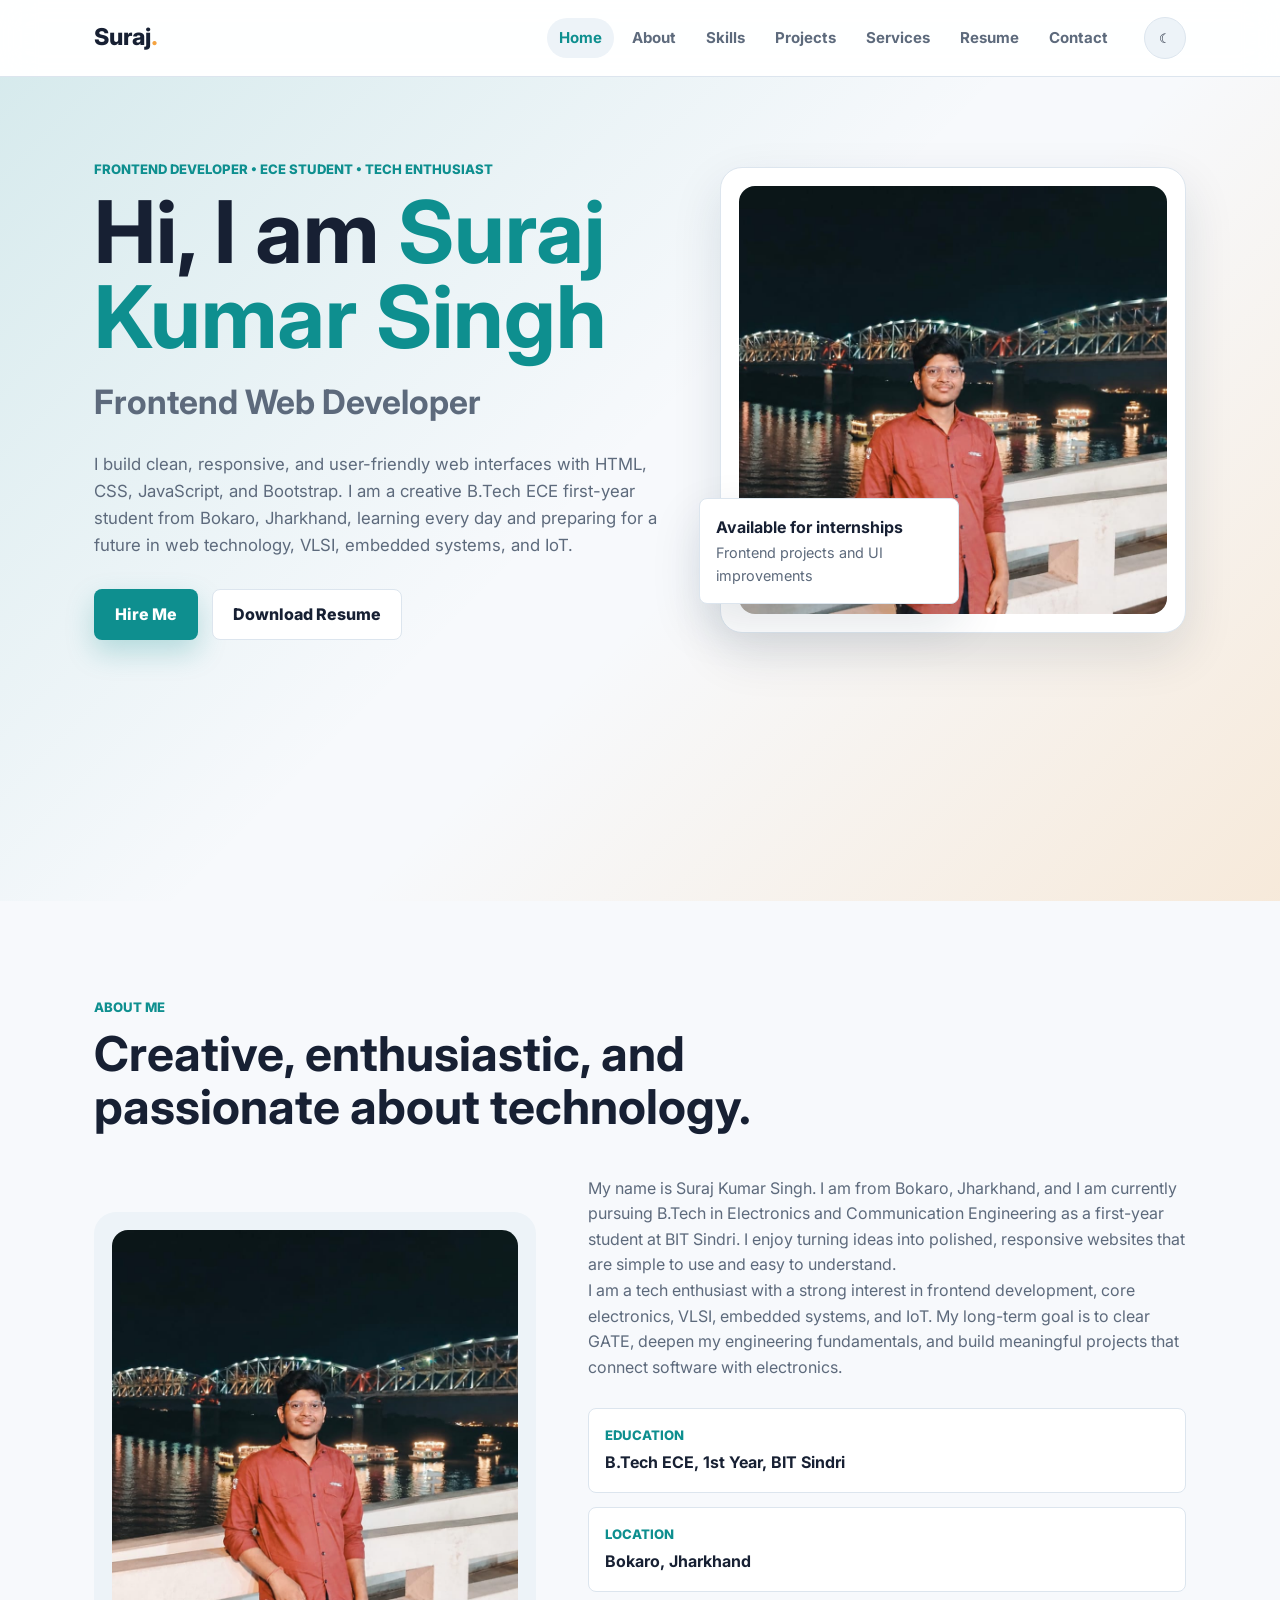
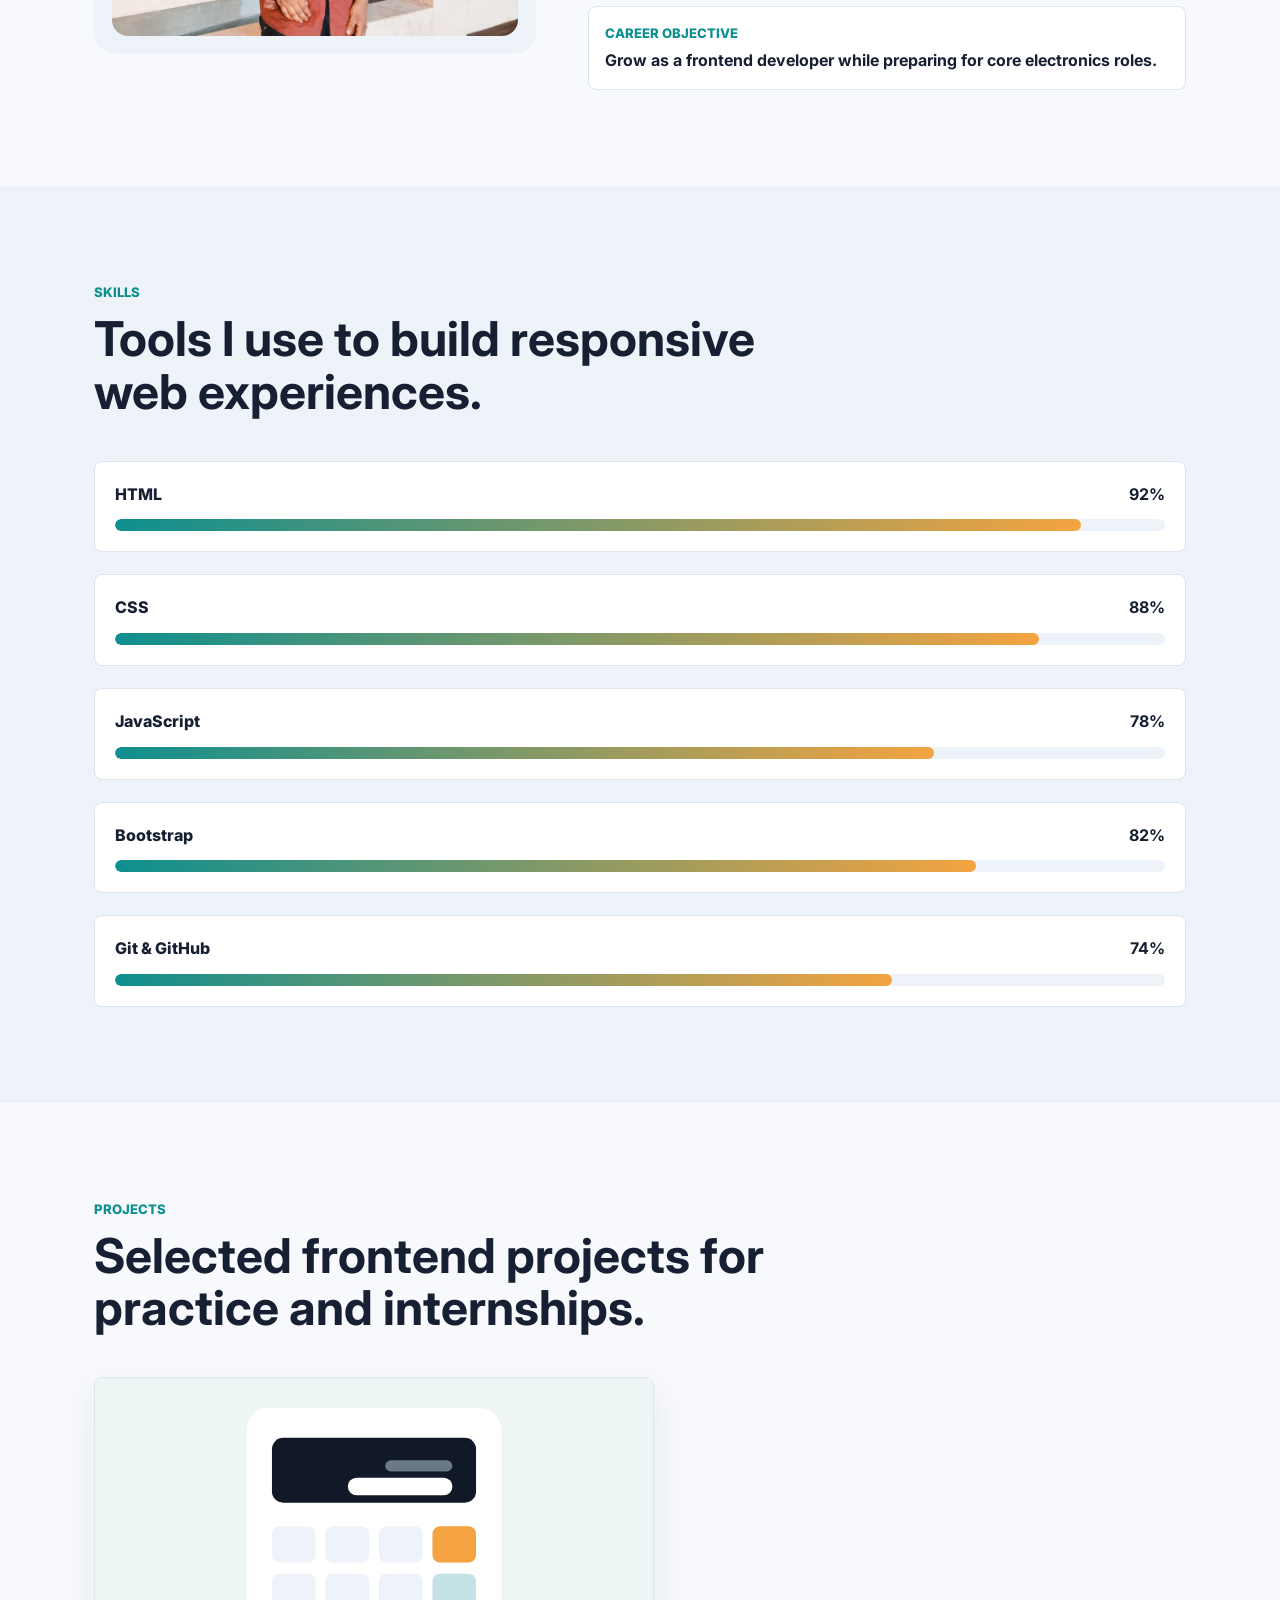
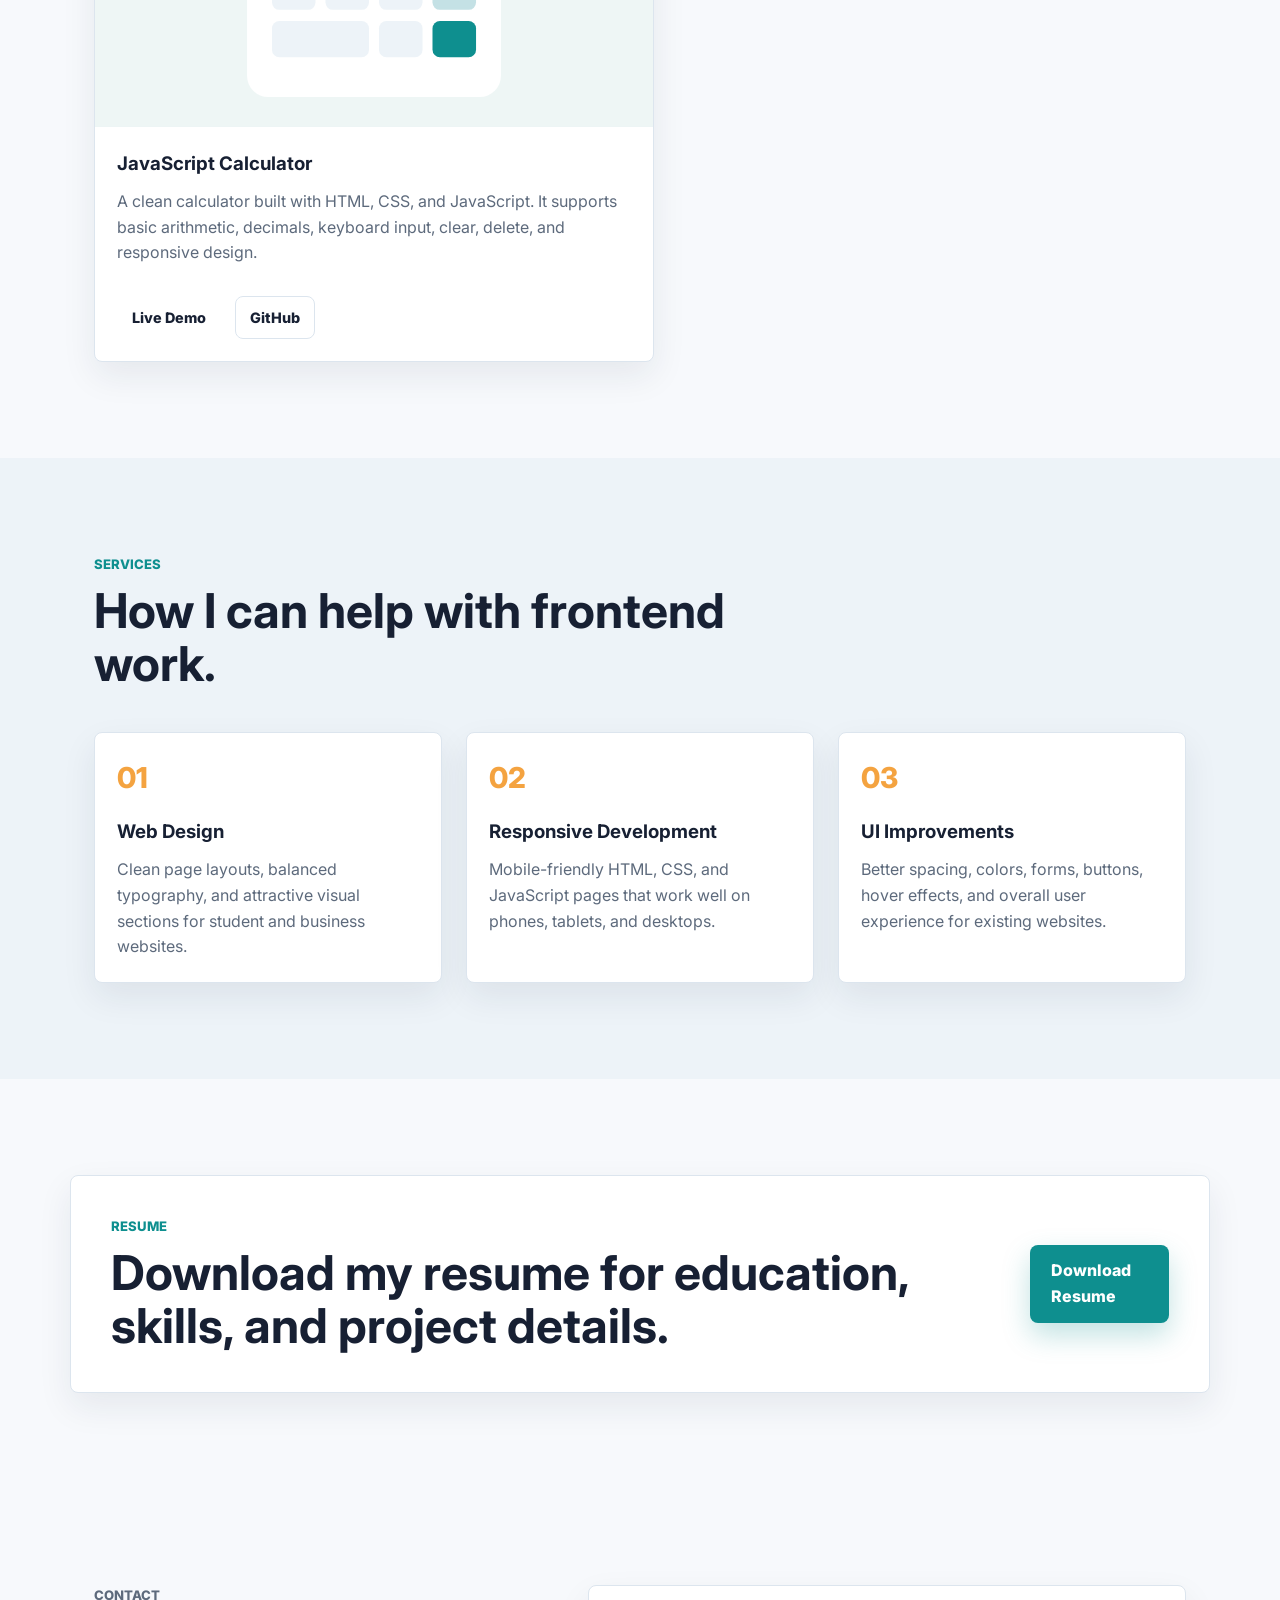
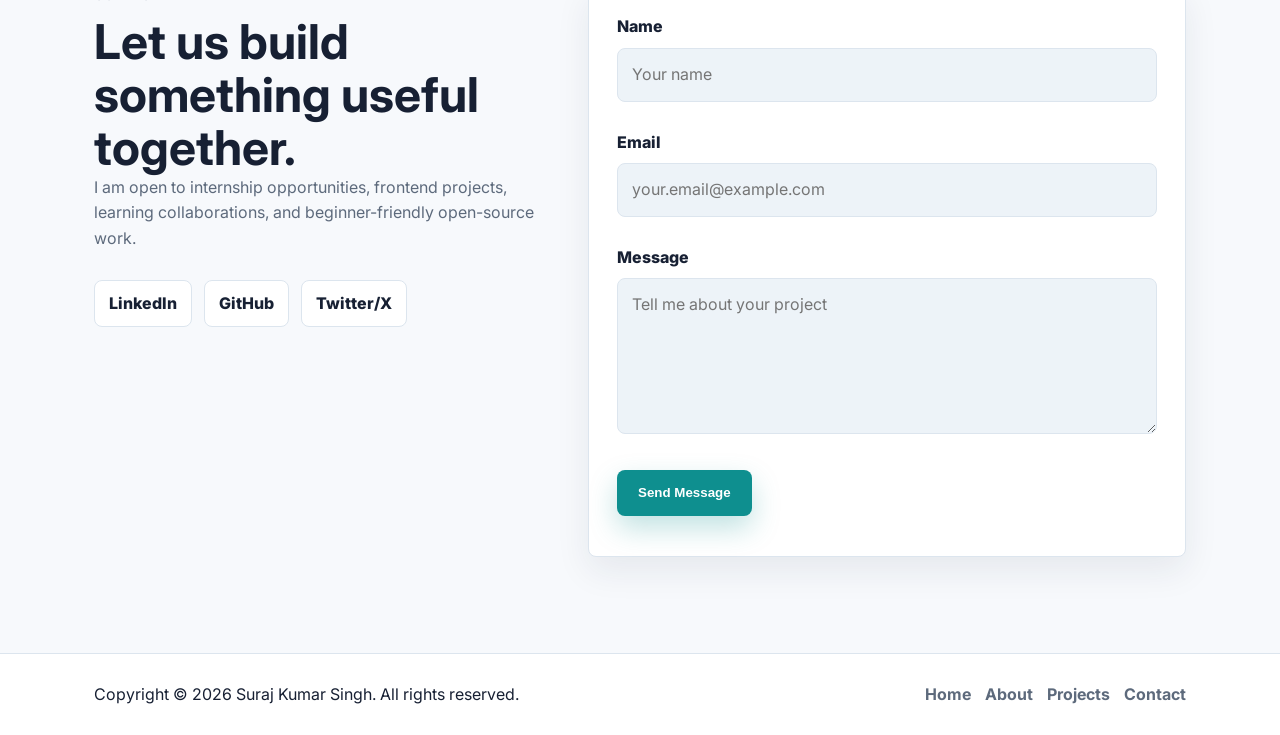
<file: index.html>
<!DOCTYPE html>
<html lang="en">
<head>
  <meta charset="UTF-8">
  <meta name="viewport" content="width=device-width, initial-scale=1.0">
  <title>Suraj Kumar Singh | Frontend Web Developer</title>
  <link rel="preconnect" href="https://fonts.googleapis.com">
  <link rel="preconnect" href="https://fonts.gstatic.com" crossorigin>
  <link href="https://fonts.googleapis.com/css2?family=Inter:wght@400;500;600;700;800&display=swap" rel="stylesheet">
  <link rel="stylesheet" href="css/style.css">
</head>
<body>
  <header class="site-header" id="top">
    <nav class="navbar container" aria-label="Primary navigation">
      <a class="logo" href="#home">Suraj<span>.</span></a>

      <button class="menu-toggle" id="menuToggle" aria-label="Open navigation menu" aria-expanded="false">
        <span></span>
        <span></span>
        <span></span>
      </button>

      <ul class="nav-links" id="navLinks">
        <li><a href="#home" class="nav-link active">Home</a></li>
        <li><a href="#about" class="nav-link">About</a></li>
        <li><a href="#skills" class="nav-link">Skills</a></li>
        <li><a href="#projects" class="nav-link">Projects</a></li>
        <li><a href="#services" class="nav-link">Services</a></li>
        <li><a href="#resume" class="nav-link">Resume</a></li>
        <li><a href="#contact" class="nav-link">Contact</a></li>
      </ul>

      <button class="theme-toggle" id="themeToggle" aria-label="Toggle dark and light mode">☾</button>
    </nav>
  </header>

  <main>
    <section class="hero section" id="home">
      <div class="container hero-grid">
        <div class="hero-content reveal">
          <p class="eyebrow">Frontend Developer • ECE Student • Tech Enthusiast</p>
          <h1>Hi, I am <span>Suraj Kumar Singh</span></h1>
          <h2>Frontend Web Developer</h2>
          <p class="hero-text">
            I build clean, responsive, and user-friendly web interfaces with HTML, CSS, JavaScript,
            and Bootstrap. I am a creative B.Tech ECE first-year student from Bokaro, Jharkhand,
            learning every day and preparing for a future in web technology, VLSI, embedded systems,
            and IoT.
          </p>
          <div class="hero-actions">
            <a class="btn primary-btn" href="#contact">Hire Me</a>
            <a class="btn secondary-btn" href="resume/resume.pdf" download>Download Resume</a>
          </div>
        </div>

        <div class="hero-card reveal">
          <img src="images/profile.jpg" alt="Portrait placeholder for Suraj Kumar Singh">
          <div class="status-card">
            <strong>Available for internships</strong>
            <span>Frontend projects and UI improvements</span>
          </div>
        </div>
      </div>
    </section>

    <section class="about section" id="about">
      <div class="container">
        <div class="section-heading reveal">
          <p class="eyebrow">About Me</p>
          <h2>Creative, enthusiastic, and passionate about technology.</h2>
        </div>

        <div class="about-grid">
          <div class="about-image reveal">
            <img src="images/profile.jpg" alt="Suraj Kumar Singh profile image">
          </div>

          <div class="about-content reveal">
            <p>
              My name is Suraj Kumar Singh. I am from Bokaro, Jharkhand, and I am currently pursuing
              B.Tech in Electronics and Communication Engineering as a first-year student at BIT Sindri.
              I enjoy turning ideas into polished, responsive websites that are simple to use and easy
              to understand.
            </p>
            <p>
              I am a tech enthusiast with a strong interest in frontend development, core electronics,
              VLSI, embedded systems, and IoT. My long-term goal is to clear GATE, deepen my engineering
              fundamentals, and build meaningful projects that connect software with electronics.
            </p>

            <div class="info-list">
              <div>
                <span>Education</span>
                <strong>B.Tech ECE, 1st Year, BIT Sindri</strong>
              </div>
              <div>
                <span>Location</span>
                <strong>Bokaro, Jharkhand</strong>
              </div>
              <div>
                <span>Career Objective</span>
                <strong>Grow as a frontend developer while preparing for core electronics roles.</strong>
              </div>
            </div>
          </div>
        </div>
      </div>
    </section>

    <section class="skills section" id="skills">
      <div class="container">
        <div class="section-heading reveal">
          <p class="eyebrow">Skills</p>
          <h2>Tools I use to build responsive web experiences.</h2>
        </div>

        <div class="skills-grid">
          <div class="skill reveal">
            <div class="skill-info"><span>HTML</span><strong>92%</strong></div>
            <div class="progress"><span data-width="92%"></span></div>
          </div>
          <div class="skill reveal">
            <div class="skill-info"><span>CSS</span><strong>88%</strong></div>
            <div class="progress"><span data-width="88%"></span></div>
          </div>
          <div class="skill reveal">
            <div class="skill-info"><span>JavaScript</span><strong>78%</strong></div>
            <div class="progress"><span data-width="78%"></span></div>
          </div>
          <div class="skill reveal">
            <div class="skill-info"><span>Bootstrap</span><strong>82%</strong></div>
            <div class="progress"><span data-width="82%"></span></div>
          </div>
          <div class="skill reveal">
            <div class="skill-info"><span>Git & GitHub</span><strong>74%</strong></div>
            <div class="progress"><span data-width="74%"></span></div>
          </div>
        </div>
      </div>
    </section>

    <section class="projects section" id="projects">
      <div class="container">
        <div class="section-heading reveal">
          <p class="eyebrow">Projects</p>
          <h2>Selected frontend projects for practice and internships.</h2>
        </div>

        <div class="project-grid single-project">
          <article class="project-card reveal">
            <img src="images/calculator-project.svg" alt="Calculator app project preview">
            <div class="project-body">
              <h3>JavaScript Calculator</h3>
              <p>
                A clean calculator built with HTML, CSS, and JavaScript. It supports basic arithmetic,
                decimals, keyboard input, clear, delete, and responsive design.
              </p>
              <div class="card-actions">
                <a class="btn small-btn" href="calculator.html">Live Demo</a>
                <a class="btn small-btn ghost-btn" href="https://github.com/" target="_blank" rel="noopener">GitHub</a>
              </div>
            </div>
          </article>
        </div>
      </div>
    </section>

    <section class="services section" id="services">
      <div class="container">
        <div class="section-heading reveal">
          <p class="eyebrow">Services</p>
          <h2>How I can help with frontend work.</h2>
        </div>

        <div class="service-grid">
          <article class="service-card reveal">
            <span>01</span>
            <h3>Web Design</h3>
            <p>Clean page layouts, balanced typography, and attractive visual sections for student and business websites.</p>
          </article>
          <article class="service-card reveal">
            <span>02</span>
            <h3>Responsive Development</h3>
            <p>Mobile-friendly HTML, CSS, and JavaScript pages that work well on phones, tablets, and desktops.</p>
          </article>
          <article class="service-card reveal">
            <span>03</span>
            <h3>UI Improvements</h3>
            <p>Better spacing, colors, forms, buttons, hover effects, and overall user experience for existing websites.</p>
          </article>
        </div>
      </div>
    </section>

    <section class="resume section" id="resume">
      <div class="container resume-box reveal">
        <div>
          <p class="eyebrow">Resume</p>
          <h2>Download my resume for education, skills, and project details.</h2>
        </div>
        <a class="btn primary-btn" href="resume/resume.pdf" download>Download Resume</a>
      </div>
    </section>

    <section class="contact section" id="contact">
      <div class="container contact-grid">
        <div class="contact-info reveal">
          <p class="eyebrow">Contact</p>
          <h2>Let us build something useful together.</h2>
          <p>
            I am open to internship opportunities, frontend projects, learning collaborations,
            and beginner-friendly open-source work.
          </p>
          <div class="social-links">
            <a href="https://www.linkedin.com/" target="_blank" rel="noopener">LinkedIn</a>
            <a href="https://github.com/" target="_blank" rel="noopener">GitHub</a>
            <a href="https://x.com/" target="_blank" rel="noopener">Twitter/X</a>
          </div>
        </div>

        <form class="contact-form reveal" id="contactForm" novalidate>
          <label for="name">Name</label>
          <input type="text" id="name" name="name" placeholder="Your name">
          <small class="error-message"></small>

          <label for="email">Email</label>
          <input type="email" id="email" name="email" placeholder="your.email@example.com">
          <small class="error-message"></small>

          <label for="message">Message</label>
          <textarea id="message" name="message" rows="5" placeholder="Tell me about your project"></textarea>
          <small class="error-message"></small>

          <button class="btn primary-btn" type="submit">Send Message</button>
          <p class="form-status" id="formStatus" role="status"></p>
        </form>
      </div>
    </section>
  </main>

  <footer class="footer">
    <div class="container footer-content">
      <p>Copyright © 2026 Suraj Kumar Singh. All rights reserved.</p>
      <div class="footer-links">
        <a href="#home">Home</a>
        <a href="#about">About</a>
        <a href="#projects">Projects</a>
        <a href="#contact">Contact</a>
      </div>
    </div>
  </footer>

  <button class="scroll-top" id="scrollTop" aria-label="Scroll to top">↑</button>

  <script src="js/script.js"></script>
</body>
</html>
</file>
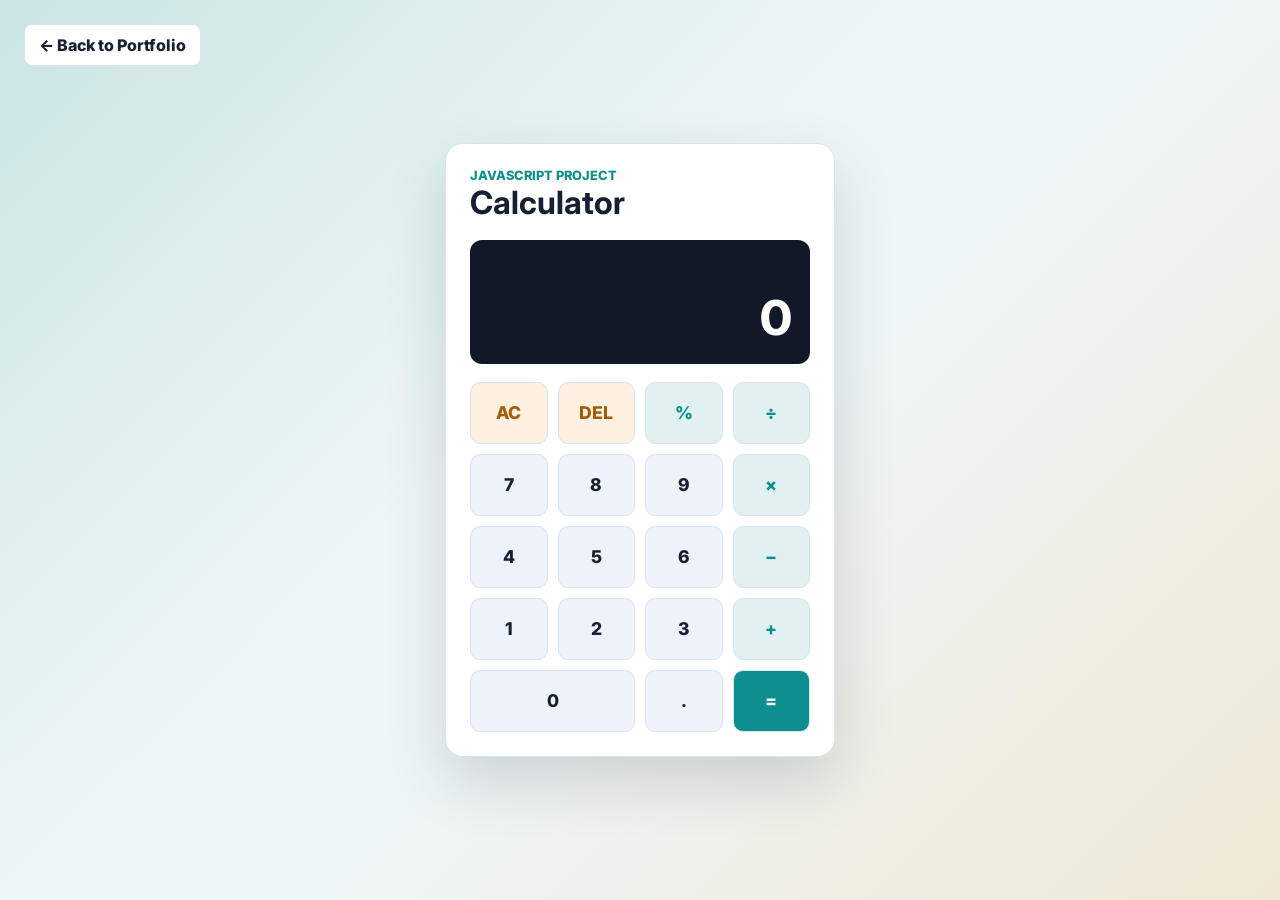
<file: calculator.html>
<!DOCTYPE html>
<html lang="en">
<head>
  <meta charset="UTF-8">
  <meta name="viewport" content="width=device-width, initial-scale=1.0">
  <title>Calculator | Suraj Kumar Singh</title>
  <link rel="preconnect" href="https://fonts.googleapis.com">
  <link rel="preconnect" href="https://fonts.gstatic.com" crossorigin>
  <link href="https://fonts.googleapis.com/css2?family=Inter:wght@400;600;700;800&display=swap" rel="stylesheet">
  <link rel="stylesheet" href="css/calculator.css">
</head>
<body>
  <main class="calculator-page">
    <a class="back-link" href="index.html#projects">← Back to Portfolio</a>

    <section class="calculator-card" aria-label="Calculator">
      <div class="calculator-header">
        <p>JavaScript Project</p>
        <h1>Calculator</h1>
      </div>

      <div class="display" aria-live="polite">
        <span id="history"></span>
        <output id="result">0</output>
      </div>

      <div class="keys">
        <button class="key utility" data-action="clear">AC</button>
        <button class="key utility" data-action="delete">DEL</button>
        <button class="key operator" data-value="%">%</button>
        <button class="key operator" data-value="/">÷</button>

        <button class="key" data-value="7">7</button>
        <button class="key" data-value="8">8</button>
        <button class="key" data-value="9">9</button>
        <button class="key operator" data-value="*">×</button>

        <button class="key" data-value="4">4</button>
        <button class="key" data-value="5">5</button>
        <button class="key" data-value="6">6</button>
        <button class="key operator" data-value="-">−</button>

        <button class="key" data-value="1">1</button>
        <button class="key" data-value="2">2</button>
        <button class="key" data-value="3">3</button>
        <button class="key operator" data-value="+">+</button>

        <button class="key zero" data-value="0">0</button>
        <button class="key" data-value=".">.</button>
        <button class="key equals" data-action="calculate">=</button>
      </div>
    </section>
  </main>

  <script src="js/calculator.js"></script>
</body>
</html>
</file>
<file: css/style.css>
/* Base theme and layout styles for the static portfolio website. */
:root {
  --bg: #f7f9fc;
  --surface: #ffffff;
  --surface-2: #edf3f8;
  --text: #172033;
  --muted: #5d6a7c;
  --primary: #0e8f8f;
  --primary-dark: #096b6b;
  --accent: #f4a340;
  --border: #dce5ee;
  --shadow: 0 20px 50px rgba(20, 42, 66, 0.12);
  --radius: 8px;
}

body.dark-mode {
  --bg: #10151d;
  --surface: #171f2a;
  --surface-2: #202b38;
  --text: #edf5ff;
  --muted: #afbdca;
  --primary: #23c4bd;
  --primary-dark: #72e0d8;
  --accent: #ffb45e;
  --border: #2a3848;
  --shadow: 0 20px 50px rgba(0, 0, 0, 0.35);
}

* {
  box-sizing: border-box;
  margin: 0;
  padding: 0;
}

html {
  scroll-behavior: smooth;
  scroll-padding-top: 84px;
}

body {
  background: var(--bg);
  color: var(--text);
  font-family: "Inter", Arial, sans-serif;
  line-height: 1.6;
  transition: background 0.3s ease, color 0.3s ease;
}

img {
  display: block;
  max-width: 100%;
}

a {
  color: inherit;
  text-decoration: none;
}

.container {
  margin: 0 auto;
  max-width: 1140px;
  padding: 0 24px;
  width: 100%;
}

.section {
  padding: 96px 0;
}

.section-heading {
  margin-bottom: 42px;
  max-width: 760px;
}

.section-heading h2,
.resume-box h2,
.contact-info h2 {
  font-size: clamp(2rem, 4vw, 3rem);
  line-height: 1.1;
}

.eyebrow {
  color: var(--primary);
  font-size: 0.82rem;
  font-weight: 800;
  letter-spacing: 0;
  margin-bottom: 10px;
  text-transform: uppercase;
}

.site-header {
  backdrop-filter: blur(16px);
  background: color-mix(in srgb, var(--surface) 88%, transparent);
  border-bottom: 1px solid var(--border);
  left: 0;
  position: sticky;
  right: 0;
  top: 0;
  z-index: 1000;
}

.navbar {
  align-items: center;
  display: flex;
  gap: 24px;
  min-height: 76px;
}

.logo {
  font-size: 1.45rem;
  font-weight: 800;
  margin-right: auto;
}

.logo span {
  color: var(--accent);
}

.nav-links {
  align-items: center;
  display: flex;
  gap: 6px;
  list-style: none;
}

.nav-link {
  border-radius: 999px;
  color: var(--muted);
  display: inline-flex;
  font-size: 0.94rem;
  font-weight: 700;
  padding: 8px 12px;
  transition: background 0.2s ease, color 0.2s ease;
}

.nav-link:hover,
.nav-link.active {
  background: var(--surface-2);
  color: var(--primary);
}

.theme-toggle,
.menu-toggle,
.scroll-top {
  align-items: center;
  background: var(--surface-2);
  border: 1px solid var(--border);
  border-radius: 50%;
  color: var(--text);
  cursor: pointer;
  display: inline-flex;
  height: 42px;
  justify-content: center;
  transition: transform 0.2s ease, background 0.2s ease;
  width: 42px;
}

.theme-toggle:hover,
.scroll-top:hover {
  background: var(--primary);
  color: #ffffff;
  transform: translateY(-2px);
}

.menu-toggle {
  display: none;
  flex-direction: column;
  gap: 5px;
}

.menu-toggle span {
  background: var(--text);
  border-radius: 99px;
  height: 2px;
  width: 18px;
}

.hero {
  background:
    linear-gradient(135deg, color-mix(in srgb, var(--primary) 14%, transparent), transparent 48%),
    linear-gradient(315deg, color-mix(in srgb, var(--accent) 18%, transparent), transparent 44%);
  min-height: calc(100vh - 76px);
  padding-top: 82px;
}

.hero-grid {
  align-items: center;
  display: grid;
  gap: 56px;
  grid-template-columns: 1.1fr 0.9fr;
}

.hero-content h1 {
  font-size: clamp(2.8rem, 7vw, 5.4rem);
  line-height: 0.98;
  margin-bottom: 16px;
}

.hero-content h1 span {
  color: var(--primary);
}

.hero-content h2 {
  color: var(--muted);
  font-size: clamp(1.35rem, 3vw, 2.1rem);
  margin-bottom: 22px;
}

.hero-text {
  color: var(--muted);
  font-size: 1.05rem;
  max-width: 690px;
}

.hero-actions,
.card-actions {
  display: flex;
  flex-wrap: wrap;
  gap: 14px;
  margin-top: 30px;
}

.btn {
  align-items: center;
  border: 1px solid transparent;
  border-radius: var(--radius);
  cursor: pointer;
  display: inline-flex;
  font-weight: 800;
  justify-content: center;
  min-height: 46px;
  padding: 12px 20px;
  transition: background 0.2s ease, border 0.2s ease, color 0.2s ease, transform 0.2s ease, box-shadow 0.2s ease;
}

.btn:hover {
  transform: translateY(-3px);
}

.primary-btn {
  background: var(--primary);
  box-shadow: 0 12px 28px color-mix(in srgb, var(--primary) 26%, transparent);
  color: #ffffff;
}

.primary-btn:hover {
  background: var(--primary-dark);
}

.secondary-btn,
.ghost-btn {
  background: var(--surface);
  border-color: var(--border);
  color: var(--text);
}

.small-btn {
  font-size: 0.9rem;
  min-height: 40px;
  padding: 9px 14px;
}

.hero-card {
  background: var(--surface);
  border: 1px solid var(--border);
  border-radius: 22px;
  box-shadow: var(--shadow);
  padding: 18px;
  position: relative;
}

.hero-card img,
.about-image img {
  aspect-ratio: 1 / 1;
  border-radius: 16px;
  object-fit: cover;
  width: 100%;
}

.status-card {
  background: var(--surface);
  border: 1px solid var(--border);
  border-radius: var(--radius);
  bottom: 28px;
  box-shadow: var(--shadow);
  left: -22px;
  padding: 16px;
  position: absolute;
  width: min(260px, 72%);
}

.status-card strong,
.status-card span {
  display: block;
}

.status-card span {
  color: var(--muted);
  font-size: 0.9rem;
}

.about-grid,
.contact-grid {
  align-items: center;
  display: grid;
  gap: 52px;
  grid-template-columns: 0.85fr 1.15fr;
}

.about-image {
  background: var(--surface-2);
  border-radius: 22px;
  padding: 18px;
}

.about-content p,
.contact-info p,
.service-card p,
.project-body p {
  color: var(--muted);
}

.info-list {
  display: grid;
  gap: 14px;
  margin-top: 28px;
}

.info-list div {
  background: var(--surface);
  border: 1px solid var(--border);
  border-radius: var(--radius);
  padding: 16px;
}

.info-list span {
  color: var(--primary);
  display: block;
  font-size: 0.82rem;
  font-weight: 800;
  margin-bottom: 4px;
  text-transform: uppercase;
}

.skills,
.services {
  background: var(--surface-2);
}

.skills-grid {
  display: grid;
  gap: 22px;
}

.skill {
  background: var(--surface);
  border: 1px solid var(--border);
  border-radius: var(--radius);
  padding: 20px;
}

.skill-info {
  display: flex;
  font-weight: 800;
  justify-content: space-between;
  margin-bottom: 12px;
}

.progress {
  background: var(--surface-2);
  border-radius: 999px;
  height: 12px;
  overflow: hidden;
}

.progress span {
  background: linear-gradient(90deg, var(--primary), var(--accent));
  border-radius: inherit;
  display: block;
  height: 100%;
  width: 0;
  transition: width 1.1s ease;
}

.project-grid,
.service-grid {
  display: grid;
  gap: 24px;
  grid-template-columns: repeat(4, 1fr);
}

.single-project {
  grid-template-columns: minmax(260px, 560px);
}

.project-card,
.service-card,
.contact-form,
.resume-box {
  background: var(--surface);
  border: 1px solid var(--border);
  border-radius: var(--radius);
  box-shadow: 0 14px 34px rgba(20, 42, 66, 0.08);
  transition: border 0.2s ease, box-shadow 0.2s ease, transform 0.2s ease;
}

.project-card:hover,
.service-card:hover {
  border-color: color-mix(in srgb, var(--primary) 46%, var(--border));
  box-shadow: var(--shadow);
  transform: translateY(-7px);
}

.project-card {
  overflow: hidden;
}

.project-card img {
  aspect-ratio: 16 / 10;
  background: var(--surface-2);
  object-fit: cover;
  width: 100%;
}

.project-body,
.service-card {
  padding: 22px;
}

.project-body h3,
.service-card h3 {
  margin-bottom: 10px;
}

.service-grid {
  grid-template-columns: repeat(3, 1fr);
}

.service-card span {
  color: var(--accent);
  display: block;
  font-size: 1.8rem;
  font-weight: 800;
  margin-bottom: 16px;
}

.resume-box {
  align-items: center;
  display: flex;
  gap: 24px;
  justify-content: space-between;
  padding: 40px;
}

.contact-grid {
  align-items: start;
}

.social-links {
  display: flex;
  flex-wrap: wrap;
  gap: 12px;
  margin-top: 28px;
}

.social-links a {
  background: var(--surface);
  border: 1px solid var(--border);
  border-radius: var(--radius);
  font-weight: 800;
  padding: 10px 14px;
  transition: background 0.2s ease, color 0.2s ease, transform 0.2s ease;
}

.social-links a:hover {
  background: var(--primary);
  color: #ffffff;
  transform: translateY(-3px);
}

.contact-form {
  padding: 28px;
}

.contact-form label {
  display: block;
  font-weight: 800;
  margin-bottom: 8px;
}

.contact-form input,
.contact-form textarea {
  background: var(--surface-2);
  border: 1px solid var(--border);
  border-radius: var(--radius);
  color: var(--text);
  font: inherit;
  margin-bottom: 6px;
  outline: none;
  padding: 13px 14px;
  transition: border 0.2s ease, box-shadow 0.2s ease;
  width: 100%;
}

.contact-form input:focus,
.contact-form textarea:focus {
  border-color: var(--primary);
  box-shadow: 0 0 0 4px color-mix(in srgb, var(--primary) 16%, transparent);
}

.error-message {
  color: #d43d3d;
  display: block;
  min-height: 22px;
}

.form-status {
  color: var(--primary);
  font-weight: 800;
  margin-top: 12px;
}

.footer {
  background: var(--surface);
  border-top: 1px solid var(--border);
  padding: 28px 0;
}

.footer-content {
  align-items: center;
  display: flex;
  gap: 18px;
  justify-content: space-between;
}

.footer-links {
  display: flex;
  flex-wrap: wrap;
  gap: 14px;
}

.footer a {
  color: var(--muted);
  font-weight: 700;
}

.footer a:hover {
  color: var(--primary);
}

.scroll-top {
  bottom: 24px;
  opacity: 0;
  pointer-events: none;
  position: fixed;
  right: 24px;
  transform: translateY(12px);
  z-index: 1000;
}

.scroll-top.show {
  opacity: 1;
  pointer-events: auto;
  transform: translateY(0);
}

.reveal {
  opacity: 0;
  transform: translateY(26px);
  transition: opacity 0.7s ease, transform 0.7s ease;
}

.reveal.visible {
  opacity: 1;
  transform: translateY(0);
}

@media (max-width: 980px) {
  .menu-toggle {
    display: inline-flex;
  }

  .nav-links {
    background: var(--surface);
    border: 1px solid var(--border);
    border-radius: var(--radius);
    box-shadow: var(--shadow);
    display: none;
    flex-direction: column;
    left: 24px;
    padding: 14px;
    position: absolute;
    right: 24px;
    top: 84px;
  }

  .nav-links.open {
    display: flex;
  }

  .nav-link {
    justify-content: center;
    width: 100%;
  }

  .hero-grid,
  .about-grid,
  .contact-grid {
    grid-template-columns: 1fr;
  }

  .project-grid {
    grid-template-columns: repeat(2, 1fr);
  }

  .single-project {
    grid-template-columns: minmax(260px, 560px);
  }

  .service-grid {
    grid-template-columns: 1fr;
  }
}

@media (max-width: 640px) {
  .container {
    padding: 0 18px;
  }

  .section {
    padding: 72px 0;
  }

  .hero {
    padding-top: 64px;
  }

  .hero-actions,
  .card-actions,
  .resume-box,
  .footer-content {
    align-items: stretch;
    flex-direction: column;
  }

  .btn {
    width: 100%;
  }

  .project-grid {
    grid-template-columns: 1fr;
  }

  .single-project {
    grid-template-columns: 1fr;
  }

  .status-card {
    bottom: 18px;
    left: 18px;
  }

  .resume-box {
    padding: 28px;
  }

  .footer-content {
    text-align: center;
  }

  .footer-links {
    justify-content: center;
  }
}
</file>
<file: css/calculator.css>
/* Standalone calculator demo styles. */
:root {
  --bg: #eef6f5;
  --panel: #ffffff;
  --text: #172033;
  --muted: #6b7888;
  --primary: #0e8f8f;
  --accent: #f4a340;
  --dark: #111827;
  --border: #d9e5ee;
}

* {
  box-sizing: border-box;
  margin: 0;
  padding: 0;
}

body {
  background:
    linear-gradient(135deg, rgba(14, 143, 143, 0.16), transparent 42%),
    linear-gradient(315deg, rgba(244, 163, 64, 0.18), transparent 44%),
    var(--bg);
  color: var(--text);
  font-family: "Inter", Arial, sans-serif;
  min-height: 100vh;
}

.calculator-page {
  align-items: center;
  display: flex;
  justify-content: center;
  min-height: 100vh;
  padding: 32px 18px;
  position: relative;
}

.back-link {
  background: var(--panel);
  border: 1px solid var(--border);
  border-radius: 8px;
  color: var(--text);
  font-weight: 800;
  left: 24px;
  padding: 10px 14px;
  position: absolute;
  text-decoration: none;
  top: 24px;
  transition: transform 0.2s ease, border 0.2s ease;
}

.back-link:hover {
  border-color: var(--primary);
  transform: translateY(-2px);
}

.calculator-card {
  background: var(--panel);
  border: 1px solid var(--border);
  border-radius: 18px;
  box-shadow: 0 24px 60px rgba(23, 32, 51, 0.16);
  padding: 24px;
  width: min(100%, 390px);
}

.calculator-header {
  margin-bottom: 18px;
}

.calculator-header p {
  color: var(--primary);
  font-size: 0.8rem;
  font-weight: 800;
  text-transform: uppercase;
}

.calculator-header h1 {
  font-size: 2rem;
}

.display {
  background: var(--dark);
  border-radius: 12px;
  color: #ffffff;
  margin-bottom: 18px;
  min-height: 112px;
  overflow: hidden;
  padding: 18px;
  text-align: right;
}

#history {
  color: #aab4c2;
  display: block;
  font-size: 0.95rem;
  min-height: 24px;
  word-break: break-all;
}

#result {
  display: block;
  font-size: clamp(2rem, 12vw, 3rem);
  font-weight: 800;
  line-height: 1.15;
  margin-top: 8px;
  word-break: break-all;
}

.keys {
  display: grid;
  gap: 10px;
  grid-template-columns: repeat(4, 1fr);
}

.key {
  background: #edf3f8;
  border: 1px solid var(--border);
  border-radius: 10px;
  color: var(--text);
  cursor: pointer;
  font: inherit;
  font-size: 1.1rem;
  font-weight: 800;
  min-height: 62px;
  transition: background 0.2s ease, color 0.2s ease, transform 0.2s ease;
}

.key:hover {
  background: #dfeaf2;
  transform: translateY(-2px);
}

.operator {
  background: rgba(14, 143, 143, 0.12);
  color: var(--primary);
}

.utility {
  background: rgba(244, 163, 64, 0.16);
  color: #a15d08;
}

.equals {
  background: var(--primary);
  color: #ffffff;
}

.zero {
  grid-column: span 2;
}

@media (max-width: 480px) {
  .calculator-page {
    align-items: flex-end;
    padding-top: 82px;
  }

  .back-link {
    left: 18px;
    top: 18px;
  }

  .calculator-card {
    padding: 18px;
  }

  .key {
    min-height: 56px;
  }
}
</file>
